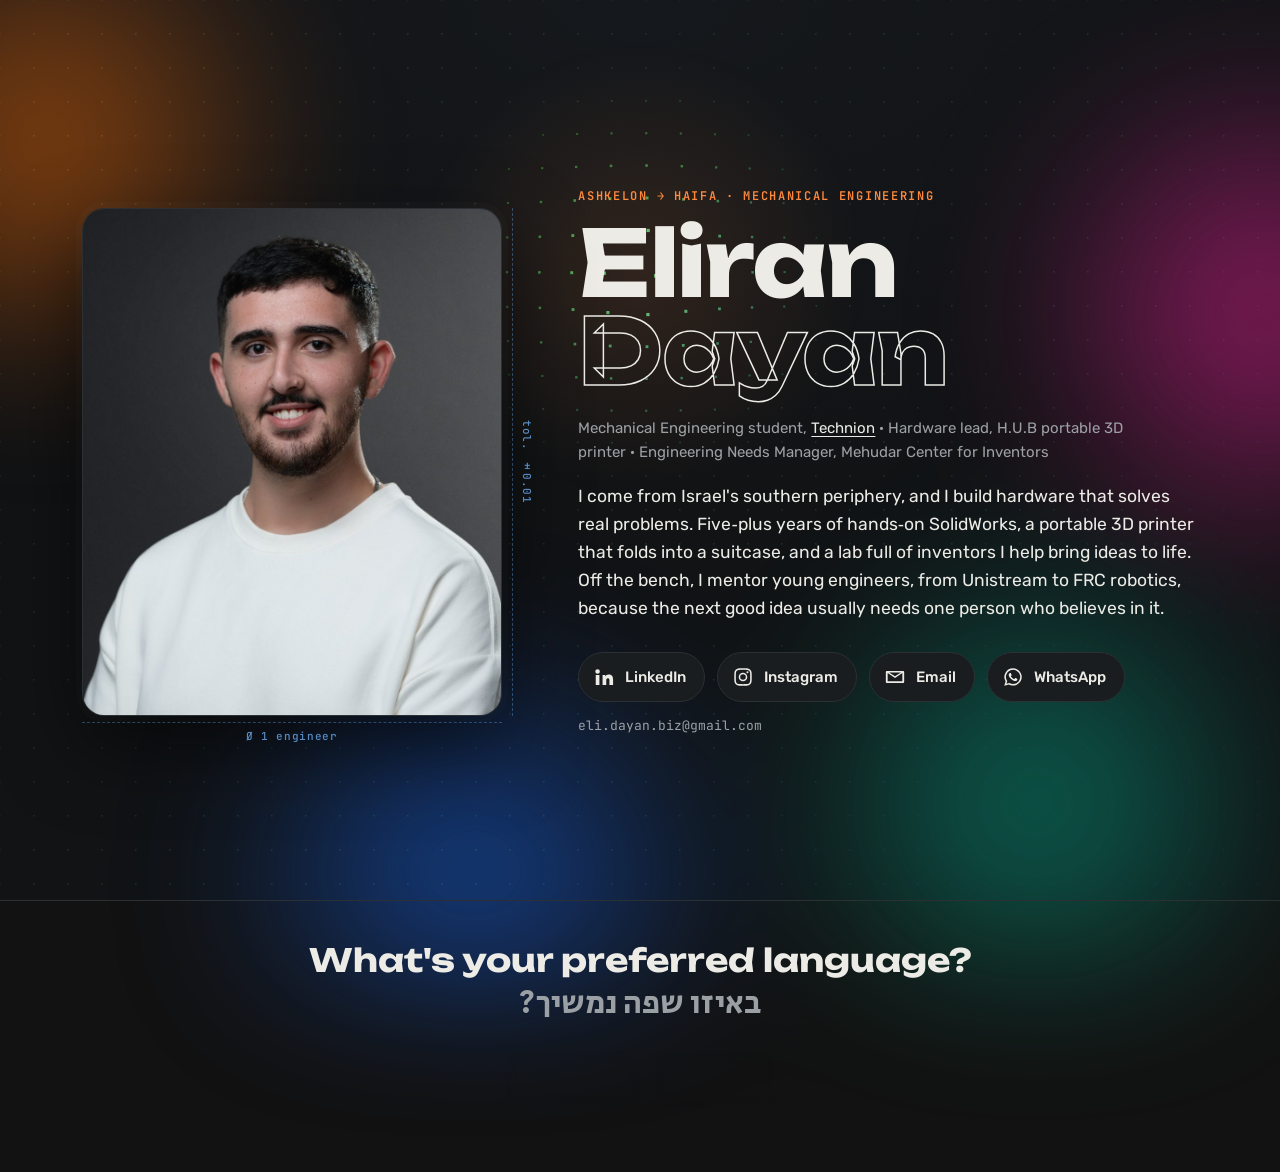
<file: index.html>
<!DOCTYPE html>
<html lang="en" dir="ltr">
<head>
  <meta charset="utf-8">
  <meta name="viewport" content="width=device-width, initial-scale=1, viewport-fit=cover">
  <title>Eliran Dayan</title>
  <meta name="description" content="Eliran Dayan — Mechanical Engineering student at the Technion, hardware developer, building H.U.B, a portable 3D printer.">
  <meta property="og:title" content="Eliran Dayan">
  <meta property="og:description" content="Mechanical Engineering · Technion · Hardware & product development">
  <meta property="og:image" content="assets/eliran.jpg">
  <meta name="theme-color" content="#111315">
  <link rel="preconnect" href="https://fonts.googleapis.com">
  <link rel="preconnect" href="https://fonts.gstatic.com" crossorigin>
  <link href="https://fonts.googleapis.com/css2?family=Unbounded:wght@500;700&family=Rubik:wght@400;500;700&family=Secular+One&family=JetBrains+Mono:wght@400;600&display=swap" rel="stylesheet">
  <link rel="stylesheet" href="style.css?v=18">
</head>
<body>
  <div class="aurora" aria-hidden="true"><span class="a1"></span><span class="a2"></span><span class="a3"></span><span class="a4"></span></div>
  <canvas id="grid" aria-hidden="true"></canvas>
  <div class="glow" id="glow" aria-hidden="true"></div>

  <!-- ============ STAGE 1 · HERO (always English) ============ -->
  <header class="hero" id="top" lang="en" dir="ltr">
    <div class="hero-photo-wrap" id="tilt">
      <div class="hero-photo">
        <img src="assets/eliran.jpg" alt="Portrait of Eliran Dayan" width="900" height="1089">
        <span class="photo-shine" aria-hidden="true"></span>
      </div>
      <span class="dim dim-x" aria-hidden="true">Ø 1 engineer</span>
      <span class="dim dim-y" aria-hidden="true">tol. ±0.01</span>
    </div>

    <div class="hero-text">
      <p class="eyebrow">Ashkelon → Haifa · Mechanical Engineering</p>
      <h1>Eliran<br><span>Dayan</span></h1>
      <p class="roles">
        Mechanical Engineering student, <a href="https://www.technion.ac.il/en/" target="_blank" rel="noopener">Technion</a>
        · Hardware lead, H.U.B portable 3D printer
        · Engineering Needs Manager, Mehudar Center for Inventors
      </p>
      <p class="about">
        I come from Israel's southern periphery, and I build hardware that solves real problems.
        Five‑plus years of hands‑on SolidWorks, a portable 3D printer that folds into a suitcase,
        and a lab full of inventors I help bring ideas to life. Off the bench, I mentor young
        engineers, from Unistream to FRC robotics, because the next good idea usually needs one
        person who believes in it.
      </p>

      <nav class="socials" aria-label="Contact links">
        <a class="social" data-link="linkedin" href="#" target="_blank" rel="noopener" aria-label="LinkedIn">
          <svg viewBox="0 0 24 24" aria-hidden="true"><path d="M4.98 3.5a2.5 2.5 0 1 1 0 5 2.5 2.5 0 0 1 0-5ZM3 9.75h4v11H3v-11Zm6.5 0h3.8v1.5h.06c.53-1 1.83-2.05 3.77-2.05 4.03 0 4.77 2.65 4.77 6.1v5.45h-4v-4.83c0-1.15-.02-2.63-1.6-2.63-1.6 0-1.85 1.25-1.85 2.55v4.91h-4V9.75Z"/></svg>
          <span>LinkedIn</span>
        </a>
        <a class="social" data-link="instagram" href="#" target="_blank" rel="noopener" aria-label="Instagram">
          <svg viewBox="0 0 24 24" aria-hidden="true"><path d="M12 7.3a4.7 4.7 0 1 0 0 9.4 4.7 4.7 0 0 0 0-9.4Zm0 7.75a3.05 3.05 0 1 1 0-6.1 3.05 3.05 0 0 1 0 6.1ZM17.98 6.9a1.1 1.1 0 1 1-2.2 0 1.1 1.1 0 0 1 2.2 0ZM12 2.5c-2.58 0-2.9.01-3.92.06-1.01.04-1.7.2-2.31.44a4.66 4.66 0 0 0-1.68 1.1 4.66 4.66 0 0 0-1.1 1.68c-.24.6-.4 1.3-.44 2.31C2.5 9.1 2.5 9.42 2.5 12s.01 2.9.06 3.92c.04 1.01.2 1.7.44 2.31.24.63.57 1.16 1.1 1.68.52.53 1.05.86 1.68 1.1.6.24 1.3.4 2.31.44 1.02.05 1.34.06 3.92.06s2.9-.01 3.92-.06c1.01-.04 1.7-.2 2.31-.44a4.66 4.66 0 0 0 1.68-1.1 4.66 4.66 0 0 0 1.1-1.68c.24-.6.4-1.3.44-2.31.05-1.02.06-1.34.06-3.92s-.01-2.9-.06-3.92c-.04-1.01-.2-1.7-.44-2.31a4.66 4.66 0 0 0-1.1-1.68 4.66 4.66 0 0 0-1.68-1.1c-.6-.24-1.3-.4-2.31-.44C14.9 2.51 14.58 2.5 12 2.5Zm0 1.7c2.54 0 2.84.01 3.84.06.93.04 1.43.2 1.77.33.44.17.76.38 1.1.71.33.34.54.66.71 1.1.13.34.29.84.33 1.77.05 1 .06 1.3.06 3.84s-.01 2.84-.06 3.84c-.04.93-.2 1.43-.33 1.77-.17.44-.38.76-.71 1.1-.34.33-.66.54-1.1.71-.34.13-.84.29-1.77.33-1 .05-1.3.06-3.84.06s-2.84-.01-3.84-.06c-.93-.04-1.43-.2-1.77-.33a2.96 2.96 0 0 1-1.1-.71 2.96 2.96 0 0 1-.71-1.1c-.13-.34-.29-.84-.33-1.77-.05-1-.06-1.3-.06-3.84s.01-2.84.06-3.84c.04-.93.2-1.43.33-1.77.17-.44.38-.76.71-1.1.34-.33.66-.54 1.1-.71.34-.13.84-.29 1.77-.33 1-.05 1.3-.06 3.84-.06Z"/></svg>
          <span>Instagram</span>
        </a>
        <a class="social" data-link="email" href="#" aria-label="Send me an email">
          <svg viewBox="0 0 24 24" aria-hidden="true"><path d="M3 5.5h18a1 1 0 0 1 1 1v11a1 1 0 0 1-1 1H3a1 1 0 0 1-1-1v-11a1 1 0 0 1 1-1Zm1 2.2v8.8h16V7.7l-8 5.3-8-5.3Zm1.6-.7L12 11.2 18.4 7H5.6Z"/></svg>
          <span>Email</span>
        </a>
        <a class="social" data-link="whatsapp" href="#" target="_blank" rel="noopener" aria-label="Chat with me on WhatsApp">
          <svg viewBox="0 0 24 24" aria-hidden="true"><path d="M12.04 2.5a9.43 9.43 0 0 0-8.1 14.26L2.5 21.5l4.87-1.4a9.43 9.43 0 1 0 4.67-17.6Zm0 17.2a7.77 7.77 0 0 1-3.96-1.09l-.28-.17-2.9.83.85-2.82-.19-.29a7.78 7.78 0 1 1 6.48 3.54Zm4.27-5.83c-.23-.12-1.38-.68-1.6-.76-.21-.08-.37-.12-.52.12-.16.23-.6.76-.74.91-.13.16-.27.18-.5.06a6.37 6.37 0 0 1-3.17-2.77c-.24-.41.24-.38.69-1.27.08-.15.04-.29-.02-.41-.06-.12-.52-1.26-.72-1.72-.19-.45-.38-.39-.52-.4h-.45a.86.86 0 0 0-.62.3 2.6 2.6 0 0 0-.81 1.93c0 1.14.83 2.24.95 2.4.11.15 1.63 2.5 3.96 3.5 1.47.64 2.05.69 2.78.58.45-.07 1.38-.56 1.57-1.11.2-.55.2-1.02.14-1.12-.06-.1-.21-.16-.44-.28Z"/></svg>
          <span>WhatsApp</span>
        </a>
      </nav>
      <p class="contact-plain" id="contactPlain"></p>
    </div>
  </header>

  <!-- ============ LANGUAGE GATE ============ -->
  <section class="gate" id="gate" aria-labelledby="gateTitle">
    <p class="gate-q" id="gateTitle" lang="en">What's your preferred language?</p>
    <p class="gate-q gate-q-he" lang="he" dir="rtl">באיזו שפה נמשיך?</p>

    <div class="swipe-zone" id="swipeZone">
      <span class="swipe-side side-en" aria-hidden="true">← English</span>
      <div class="swipe-card" id="swipeCard" tabindex="0" role="group" aria-label="Swipe right for Hebrew, left for English">
        <span class="swipe-icon" aria-hidden="true">⇆</span>
        <span class="swipe-hint">
          <b lang="he" dir="rtl">החלק ימינה לעברית</b>
          <b lang="en">Swipe left for English</b>
        </span>
      </div>
      <span class="swipe-side side-he" aria-hidden="true" lang="he">עברית →</span>
    </div>

    <div class="gate-buttons">
      <button type="button" class="lang-btn" data-lang="en" id="btnEn">English</button>
      <button type="button" class="lang-btn" data-lang="he" id="btnHe" lang="he">עברית</button>
    </div>
  </section>

  <!-- ============ CONTENT (follows chosen language) ============ -->
  <main id="content" class="content" hidden>
    <div class="lang-bar">
      <button type="button" class="lang-switch" id="langSwitch"></button>
    </div>

    <!-- STAGE 2 · Journey -->
    <section class="section" id="journey">
      <p class="section-tag" data-i18n="tagJourney"></p>
      <h2 data-i18n="journeyTitle"></h2>

      <ol class="timeline" id="timeline">
        <span class="timeline-rail" aria-hidden="true"><span class="timeline-fill" id="timelineFill"></span></span>
      </ol>
    </section>

    <!-- STAGE 3 · Physical projects -->
    <section class="section" id="physical">
      <p class="section-tag" data-i18n="tagPhysical"></p>
      <h2 data-i18n="physicalTitle"></h2>
      <p class="section-lede" data-i18n="physicalLede"></p>
      <div class="cards" id="physicalCards"></div>
    </section>

    <!-- STAGE 4 · Digital projects -->
    <section class="section" id="tech">
      <p class="section-tag" data-i18n="tagTech"></p>
      <h2 data-i18n="techTitle"></h2>
      <p class="section-lede" data-i18n="techLede"></p>
      <div class="cards cards-tech" id="techCards"></div>
    </section>

    <footer class="footer">
      <p data-i18n="footerLine"></p>
      <a href="#top" class="to-top" data-i18n="toTop"></a>
    </footer>
  </main>

  <!-- project detail sheet -->
  <dialog class="sheet" id="sheet">
    <button type="button" class="sheet-close" id="sheetClose" aria-label="Close">×</button>
    <div id="sheetBody"></div>
  </dialog>

  <script src="script.js?v=18"></script>
</body>
</html>
</file>
<file: style.css>
/* Layout idea: a dark drafting-table world. Blueprint grid that reacts to the
   visitor, one molten-amber accent (hot-end / fresh filament), mono labels like
   dimension callouts on a drawing. */
:root {
  --bg: #111315;
  --surface: #1a1d20;
  --line: #2b3035;
  --ink: #ecebe6;
  --muted: #9ba0a5;
  --accent: #ff8a3d;
  --accent-soft: rgba(255, 138, 61, 0.14);
  --blue: #6fb6ff;

  --f-display: "Unbounded", "Rubik", system-ui, sans-serif;
  --f-he-display: "Secular One", "Rubik", system-ui, sans-serif;
  --f-body: "Rubik", system-ui, -apple-system, "Segoe UI", Arial, sans-serif;
  --f-mono: "JetBrains Mono", ui-monospace, Menlo, Consolas, monospace;

  --radius: 14px;
  --gutter: clamp(16px, 5vw, 56px);
  color-scheme: dark;
}

* { box-sizing: border-box; }
html { scroll-behavior: smooth; -webkit-text-size-adjust: 100%; }
body {
  margin: 0;
  background: var(--bg);
  color: var(--ink);
  font: 400 17px/1.6 var(--f-body);
  overflow-x: hidden;
  padding: env(safe-area-inset-top) env(safe-area-inset-right) env(safe-area-inset-bottom) env(safe-area-inset-left);
}
img { max-width: 100%; display: block; }
a { color: var(--accent); text-underline-offset: 3px; }
a:focus-visible, button:focus-visible, [tabindex]:focus-visible {
  outline: 2px solid var(--accent); outline-offset: 3px; border-radius: 6px;
}
h1, h2, h3 { text-wrap: balance; margin: 0; }

/* ---------- background ---------- */
#grid { position: fixed; inset: 0; width: 100%; height: 100%; z-index: -2; }
.glow {
  position: fixed; z-index: -1; width: 520px; height: 520px; left: 0; top: 0;
  border-radius: 50%; pointer-events: none;
  background: radial-gradient(circle, rgba(255,138,61,.13), transparent 62%);
  transform: translate3d(-50%, -50%, 0);
  will-change: transform;
}

/* ---------- hero ---------- */
.hero {
  min-height: min(100svh, 920px);
  display: grid;
  grid-template-columns: minmax(240px, 420px) minmax(0, 620px);
  justify-content: center;
  align-items: center;
  gap: clamp(28px, 6vw, 88px);
  padding: clamp(40px, 8vh, 96px) var(--gutter) 48px;
}
.hero-photo-wrap { position: relative; perspective: 900px; }
.hero-photo {
  position: relative; border-radius: 22px; overflow: hidden;
  border: 1px solid var(--line);
  box-shadow: 0 30px 80px rgba(0,0,0,.55), 0 0 0 6px rgba(255,255,255,.02);
  transform: rotateX(var(--rx, 0deg)) rotateY(var(--ry, 0deg));
  transform-style: preserve-3d;
  transition: transform .25s ease-out;
}
.hero-photo img { width: 100%; height: auto; aspect-ratio: 900 / 1089; object-fit: cover; }
.photo-shine {
  position: absolute; inset: 0; pointer-events: none;
  background: radial-gradient(circle at var(--sx, 50%) var(--sy, 30%), rgba(255,255,255,.16), transparent 45%);
  mix-blend-mode: soft-light;
}
.dim {
  position: absolute; font: 500 11px/1 var(--f-mono); color: var(--blue); letter-spacing: .06em;
  opacity: .75;
}
.dim-x { left: 0; right: 0; bottom: -26px; text-align: center; border-top: 1px dashed rgba(111,182,255,.45); padding-top: 8px; }
.dim-y { top: 0; bottom: 0; right: -30px; writing-mode: vertical-rl; border-left: 1px dashed rgba(111,182,255,.45); padding-left: 8px; text-align: center; }

.eyebrow, .section-tag {
  font: 600 12px/1.4 var(--f-mono); letter-spacing: .14em; text-transform: uppercase;
  color: var(--accent); margin: 0 0 14px;
}
.hero h1 {
  font: 700 clamp(44px, 8vw, 92px)/.95 var(--f-display);
  letter-spacing: -.02em;
}
.hero h1 span { color: transparent; -webkit-text-stroke: 1.5px var(--ink); }
.roles { color: var(--muted); font-size: 15px; margin: 22px 0 0; max-width: 56ch; }
.roles a { color: var(--ink); }
.about { margin: 18px 0 0; max-width: 60ch; font-size: 17.5px; }

.socials { display: flex; flex-wrap: wrap; gap: 12px; margin-top: 30px; }
.social {
  --mx: 0px; --my: 0px;
  display: inline-flex; align-items: center; gap: 10px;
  padding: 12px 18px 12px 14px; border-radius: 999px;
  background: var(--surface); border: 1px solid var(--line);
  color: var(--ink); text-decoration: none; font-weight: 500; font-size: 15px;
  transform: translate(var(--mx), var(--my));
  transition: transform .2s ease-out, border-color .2s, background .2s;
}
.social svg { width: 22px; height: 22px; fill: currentColor; flex: none; }
.social:hover, .social:focus-visible { border-color: var(--accent); background: var(--accent-soft); }
.social:hover svg { color: var(--accent); }
.social.is-missing { opacity: .45; }
.contact-plain { margin: 14px 0 0; font: 400 13px/1.5 var(--f-mono); color: var(--muted); }

/* ---------- language gate ---------- */
.gate {
  padding: 40px var(--gutter) 64px; text-align: center;
  display: grid; justify-items: center; gap: 6px;
  border-top: 1px solid var(--line);
}
.gate-q { margin: 0; font: 700 clamp(22px, 3.4vw, 32px)/1.2 var(--f-display); }
.gate-q-he { font-family: var(--f-he-display); font-weight: 400; color: var(--muted); }
.swipe-zone { display: none; }
.gate-buttons { display: flex; gap: 14px; margin-top: 22px; }
.lang-btn {
  font: 600 18px/1 var(--f-body); color: var(--ink); cursor: pointer;
  padding: 18px 34px; border-radius: var(--radius);
  background: var(--surface); border: 1px solid var(--line);
  transition: transform .15s, border-color .2s, background .2s;
}
.lang-btn:hover { border-color: var(--accent); background: var(--accent-soft); transform: translateY(-2px); }
.lang-btn.is-active { border-color: var(--accent); color: var(--accent); }

html.touch .swipe-zone {
    display: flex; align-items: center; justify-content: center; gap: 10px;
    width: 100%; max-width: 420px; margin-top: 22px; position: relative;
    touch-action: pan-y;
}
html.touch .gate-buttons { margin-top: 18px; }
html.touch .lang-btn { padding: 12px 22px; font-size: 15px; background: transparent; }
.swipe-side { font: 600 13px/1 var(--f-mono); color: var(--muted); white-space: nowrap; transition: color .15s, transform .15s; }
.swipe-side.lit { color: var(--accent); transform: scale(1.12); }
.swipe-card {
  flex: 1; min-height: 132px; border-radius: 20px;
  display: grid; place-items: center; gap: 4px; padding: 18px;
  background: linear-gradient(160deg, #22262a, #181b1e);
  border: 1px solid var(--line);
  box-shadow: 0 18px 40px rgba(0,0,0,.45);
  transform: translateX(var(--dx, 0px)) rotate(var(--rot, 0deg));
  transition: transform .35s cubic-bezier(.2,.8,.2,1), border-color .2s;
  user-select: none; -webkit-user-select: none; touch-action: pan-y;
}
.swipe-card.dragging { transition: none; }
.swipe-card.to-he { border-color: var(--accent); }
.swipe-card.to-en { border-color: var(--blue); }
.swipe-icon { font-size: 30px; color: var(--accent); animation: nudge 2.4s ease-in-out infinite; }
.swipe-hint { display: grid; gap: 2px; font-size: 14px; }
.swipe-hint b { font-weight: 500; }
@keyframes nudge { 0%, 100% { transform: translateX(0); } 25% { transform: translateX(10px); } 75% { transform: translateX(-10px); } }

/* ---------- content ---------- */
.content { padding: 0 var(--gutter) 40px; max-width: 1180px; margin: 0 auto; }
.content[dir="rtl"] h2, .content[dir="rtl"] h3 { font-family: var(--f-he-display); font-weight: 400; letter-spacing: 0; }
.lang-bar {
  position: sticky; top: 12px; z-index: 5; display: flex; justify-content: flex-end; pointer-events: none;
}
.lang-switch {
  pointer-events: auto; cursor: pointer;
  font: 600 13px/1 var(--f-mono); color: var(--ink);
  padding: 10px 14px; border-radius: 999px;
  background: rgba(26,29,32,.85); backdrop-filter: blur(8px); -webkit-backdrop-filter: blur(8px);
  border: 1px solid var(--line);
}
.lang-switch:hover { border-color: var(--accent); }

.section { padding: 72px 0 24px; }
.section h2 { font: 700 clamp(28px, 4.4vw, 48px)/1.1 var(--f-display); letter-spacing: -.01em; }
.section-lede { color: var(--muted); max-width: 65ch; margin: 14px 0 0; }

/* reveal: visible at rest, enhanced when it scrolls in */
.reveal { opacity: .35; transform: translateY(18px); transition: opacity .7s ease, transform .7s cubic-bezier(.2,.8,.2,1); }
.reveal.in { opacity: 1; transform: none; }

/* now / programs */
.now-grid {
  display: grid; grid-template-columns: repeat(auto-fit, minmax(230px, 1fr)); gap: 14px; margin: 32px 0 48px;
}
.now-card {
  background: var(--surface); border: 1px solid var(--line); border-radius: var(--radius);
  padding: 18px 18px 16px; display: grid; gap: 6px; align-content: start;
}
.now-card .kind { font: 600 11px/1 var(--f-mono); letter-spacing: .12em; text-transform: uppercase; color: var(--blue); }
.now-card.award .kind { color: var(--accent); }
.now-card h3 { font: 600 17px/1.3 var(--f-body); }
.content[dir="rtl"] .now-card h3 { font-family: var(--f-body); font-weight: 700; }
.now-card p { margin: 0; color: var(--muted); font-size: 15px; }
.now-card a { font-size: 14px; }

/* timeline */
.timeline { list-style: none; margin: 0; padding: 0 0 0 34px; position: relative; display: grid; gap: 26px; }
.content[dir="rtl"] .timeline { padding: 0 34px 0 0; }
.timeline-rail { position: absolute; top: 6px; bottom: 6px; inset-inline-start: 9px; width: 2px; background: var(--line); }
.timeline-fill { position: absolute; top: 0; left: 0; width: 100%; height: var(--fill, 0%); background: linear-gradient(var(--accent), #ffb37a); box-shadow: 0 0 12px var(--accent); }
.tl-item { position: relative; }
.tl-item::before {
  content: ""; position: absolute; inset-inline-start: -31px; top: 6px;
  width: 14px; height: 14px; border-radius: 50%;
  background: var(--bg); border: 2px solid var(--line); transition: border-color .3s, background .3s, box-shadow .3s;
}
.tl-item.passed::before { border-color: var(--accent); background: var(--accent); box-shadow: 0 0 0 5px var(--accent-soft); }
.tl-when { font: 600 12px/1.4 var(--f-mono); color: var(--accent); letter-spacing: .06em; }
.tl-item h3 { font: 600 19px/1.35 var(--f-body); margin-top: 2px; }
.content[dir="rtl"] .tl-item h3 { font-family: var(--f-body); font-weight: 700; }
.tl-item p { margin: 4px 0 0; color: var(--muted); max-width: 62ch; font-size: 15.5px; }
.tl-item.next h3 { color: var(--accent); }
.tl-item.next::before { border-style: dashed; border-color: var(--accent); animation: pulse 1.8s ease-in-out infinite; }
@keyframes pulse { 50% { box-shadow: 0 0 0 9px rgba(255,138,61,0); transform: scale(1.15); } 0%, 100% { box-shadow: 0 0 0 0 rgba(255,138,61,.45); } }

/* cards */
.cards { display: grid; grid-template-columns: repeat(auto-fill, minmax(min(100%, 320px), 1fr)); gap: 18px; margin-top: 32px; }
.card {
  position: relative; text-align: start; cursor: pointer; color: inherit; font: inherit;
  background: var(--surface); border: 1px solid var(--line); border-radius: 18px; overflow: hidden;
  padding: 0; display: flex; flex-direction: column;
  transform: perspective(900px) rotateX(var(--rx, 0deg)) rotateY(var(--ry, 0deg)) translateY(var(--lift, 0));
  transition: transform .2s ease-out, border-color .2s, box-shadow .2s;
}
.card:hover { --lift: -4px; border-color: #3a4047; box-shadow: 0 20px 50px rgba(0,0,0,.4); }
.card-media { position: relative; aspect-ratio: 16 / 10; background: #0d0f11; overflow: hidden; }
.card-media img { width: 100%; height: 100%; object-fit: cover; transition: transform .5s ease; }
.card:hover .card-media img { transform: scale(1.04); }
.card-media svg { width: 100%; height: 100%; display: block; }
.card-body { padding: 18px 18px 20px; display: grid; gap: 8px; }
.card-body h3 { font: 600 19px/1.3 var(--f-body); }
.content[dir="rtl"] .card-body h3 { font-family: var(--f-body); font-weight: 700; }
.card-body p { margin: 0; color: var(--muted); font-size: 15px; }
.card-more { font: 600 12px/1 var(--f-mono); color: var(--accent); letter-spacing: .06em; margin-top: 4px; }
.chips { display: flex; flex-wrap: wrap; gap: 6px; }
.chip { font: 500 11.5px/1 var(--f-mono); color: var(--muted); border: 1px solid var(--line); border-radius: 999px; padding: 6px 9px; }

.status {
  position: absolute; top: 12px; inset-inline-start: 12px; z-index: 2;
  font: 700 11px/1 var(--f-mono); letter-spacing: .08em; text-transform: uppercase;
  padding: 7px 10px; border-radius: 6px; display: inline-flex; gap: 6px; align-items: center;
}
.status.done { background: rgba(80, 200, 140, .16); color: #7fe0ae; border: 1px solid rgba(127,224,174,.35); }
.status.wip {
  color: #1a1206;
  background: repeating-linear-gradient(-45deg, #ffb020 0 10px, #1a1206 10px 20px);
}
.status.wip span { background: #ffb020; padding: 2px 5px; border-radius: 3px; }
.status.soon { background: rgba(111,182,255,.14); color: var(--blue); border: 1px solid rgba(111,182,255,.35); }

.card-tech .card-media { aspect-ratio: 16 / 7; }

/* detail sheet */
.sheet {
  width: min(760px, calc(100% - 24px)); max-height: 88vh; padding: 0;
  border: 1px solid var(--line); border-radius: 20px; background: var(--surface); color: var(--ink);
}
.sheet::backdrop { background: rgba(5,6,7,.72); backdrop-filter: blur(4px); }
.sheet[open] { animation: rise .35s cubic-bezier(.2,.8,.2,1); }
@keyframes rise { from { transform: translateY(30px); opacity: 0; } }
.sheet-close {
  position: sticky; top: 10px; float: inline-end; margin: 10px; z-index: 2;
  width: 40px; height: 40px; border-radius: 50%; border: 1px solid var(--line);
  background: rgba(17,19,21,.85); color: var(--ink); font-size: 24px; line-height: 1; cursor: pointer;
}
.sheet-gallery { display: grid; grid-auto-flow: column; grid-auto-columns: 85%; gap: 10px; overflow-x: auto; scroll-snap-type: x mandatory; padding: 14px; }
.sheet-gallery img, .sheet-gallery svg { scroll-snap-align: center; border-radius: 12px; width: 100%; height: 300px; object-fit: contain; background: #0d0f11; }
.sheet-content { padding: 6px 22px 26px; }
.sheet-content h3 { font: 700 26px/1.2 var(--f-display); margin: 8px 0 14px; }
.sheet[dir="rtl"] .sheet-content h3 { font-family: var(--f-he-display); font-weight: 400; }
.sheet-content h4 { font: 600 12px/1.4 var(--f-mono); letter-spacing: .12em; text-transform: uppercase; color: var(--accent); margin: 20px 0 6px; }
.sheet-content p, .sheet-content li { color: #d3d3cf; font-size: 16px; }
.sheet-content p { margin: 0; }
.sheet-content ul { margin: 0; padding-inline-start: 20px; }
.specs { display: grid; grid-template-columns: repeat(auto-fit, minmax(140px, 1fr)); gap: 10px; margin-top: 8px; }
.spec { border: 1px solid var(--line); border-radius: 10px; padding: 10px 12px; }
.spec b { display: block; font: 600 18px/1.2 var(--f-mono); color: var(--ink); font-variant-numeric: tabular-nums; }
.spec span { font-size: 13px; color: var(--muted); }

.footer {
  margin-top: 64px; padding: 26px 0 10px; border-top: 1px solid var(--line);
  display: flex; flex-wrap: wrap; gap: 12px; justify-content: space-between; color: var(--muted); font-size: 14px;
}
.footer p { margin: 0; }

/* ---------- responsive ---------- */
@media (max-width: 760px) {
  .hero { grid-template-columns: 1fr; text-align: center; padding-top: 32px; gap: 40px; min-height: auto; }
  .hero-photo-wrap { width: min(72vw, 300px); margin: 0 auto; }
  .roles, .about { margin-inline: auto; }
  .socials { justify-content: center; }
  .social span { display: none; }
  .social { padding: 14px; }
  .social svg { width: 26px; height: 26px; }
  .dim-y { right: -24px; }
  body { font-size: 16px; }
}

@media (prefers-reduced-motion: reduce) {
  *, *::before, *::after { animation: none !important; transition: none !important; scroll-behavior: auto !important; }
  .reveal { opacity: 1; transform: none; }
}

/* timeline accordion */
.tl-item details summary { list-style: none; cursor: pointer; display: grid; gap: 2px; }
.tl-item details summary::-webkit-details-marker { display: none; }
.tl-title { display: flex; align-items: baseline; gap: 10px; font: 600 19px/1.35 var(--f-body); color: var(--ink); transition: color .2s; }
.content[dir="rtl"] .tl-title { font-weight: 700; }
.tl-item summary:hover .tl-title, .tl-item details[open] .tl-title { color: var(--accent); }
.tl-plus { position: relative; flex: none; width: 12px; height: 12px; opacity: .7; }
.tl-plus::before, .tl-plus::after { content: ""; position: absolute; left: 0; right: 0; top: 50%; height: 2px; margin-top: -1px; background: currentColor; transition: transform .25s; }
.tl-plus::after { transform: rotate(90deg); }
details[open] .tl-plus::after { transform: rotate(0deg); }
.tl-detail { margin-top: 8px; padding: 14px 16px; border-radius: 12px; background: var(--surface); border: 1px solid var(--line); max-width: 66ch; display: grid; gap: 10px; animation: tlopen .3s ease; }
.tl-detail p { margin: 0; }
.tl-links { display: flex; flex-wrap: wrap; gap: 14px; font-size: 14.5px; }
.tl-logo { height: 44px; width: auto; justify-self: start; background: #fff; padding: 6px 10px; border-radius: 8px; }
@keyframes tlopen { from { opacity: 0; transform: translateY(-6px); } }
#journey .timeline { margin-top: 40px; }

/* vivid living background */
.aurora { position: fixed; inset: -10%; z-index: -3; pointer-events: none; overflow: hidden;
  filter: blur(70px) saturate(140%); opacity: .55;
  transform: translate3d(0, calc(var(--scroll, 0) * -0.04px), 0) rotate(calc(var(--scroll, 0) * 0.01deg)); }
.aurora span { position: absolute; width: 46vmax; height: 46vmax; border-radius: 50%; mix-blend-mode: screen; }
.aurora .a1 { background: radial-gradient(circle, #ff7a2f 0%, transparent 65%); left: -8%; top: -6%; animation: drift1 22s ease-in-out infinite alternate; }
.aurora .a2 { background: radial-gradient(circle, #e0338f 0%, transparent 65%); right: -10%; top: 10%; animation: drift2 26s ease-in-out infinite alternate; }
.aurora .a3 { background: radial-gradient(circle, #2f6bff 0%, transparent 65%); left: 20%; bottom: -18%; animation: drift3 30s ease-in-out infinite alternate; }
.aurora .a4 { background: radial-gradient(circle, #12c4a8 0%, transparent 65%); right: 5%; bottom: -10%; animation: drift1 34s ease-in-out infinite alternate-reverse; opacity: .8; }
@keyframes drift1 { to { transform: translate(18vw, 22vh) scale(1.15); } }
@keyframes drift2 { to { transform: translate(-22vw, 18vh) scale(.9); } }
@keyframes drift3 { to { transform: translate(14vw, -24vh) scale(1.2); } }
body { background: radial-gradient(120% 90% at 50% 0%, #15181c 0%, var(--bg) 60%); background-attachment: fixed; }
/* keep text panels readable over the color */
.card, .tl-detail, .lang-btn, .social, .swipe-card { backdrop-filter: blur(6px); -webkit-backdrop-filter: blur(6px); }
.card, .tl-detail { background: rgba(26, 29, 32, .82); }
html.touch .card { transition: transform .12s linear, border-color .2s; }
.tl-detail { transform: perspective(800px) rotateX(var(--rx, 0deg)); transition: transform .12s linear; }
@media (prefers-reduced-motion: reduce) { .aurora span { animation: none; } .aurora { transform: none; } }
</file>
